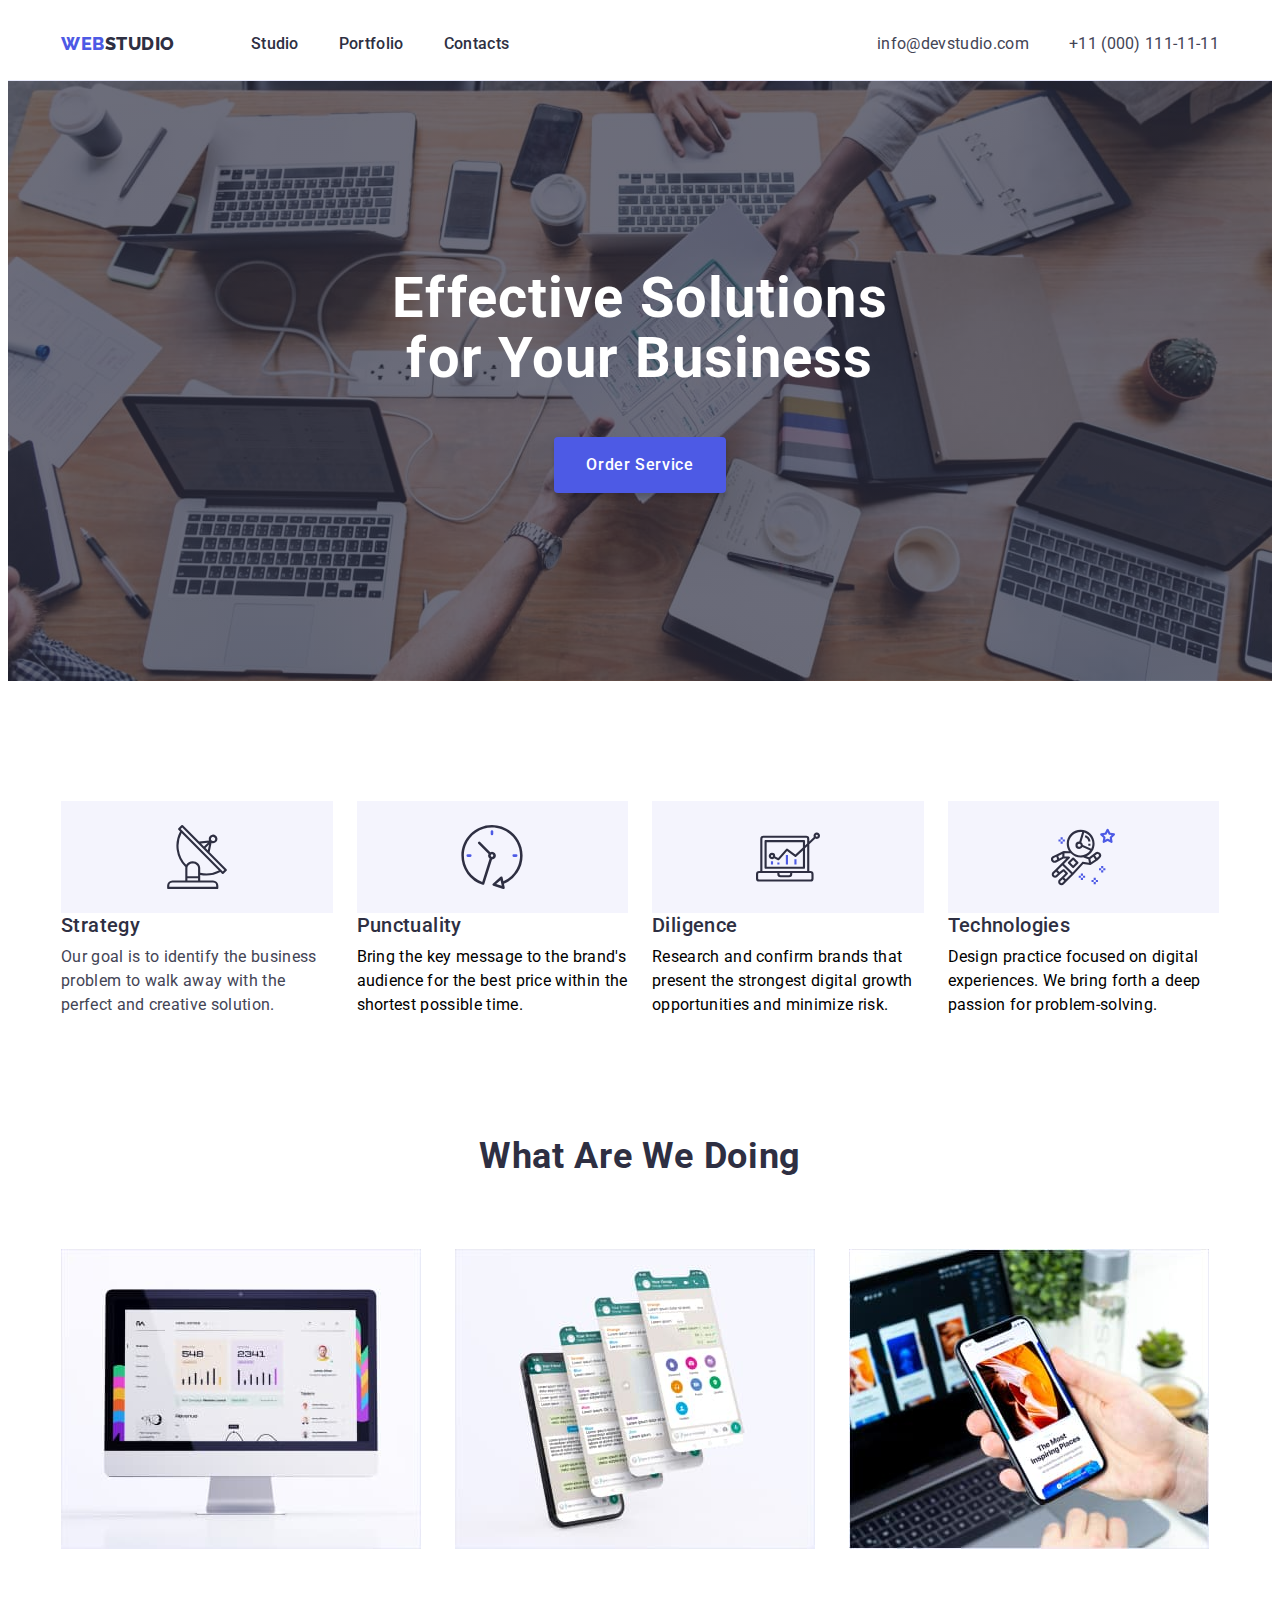
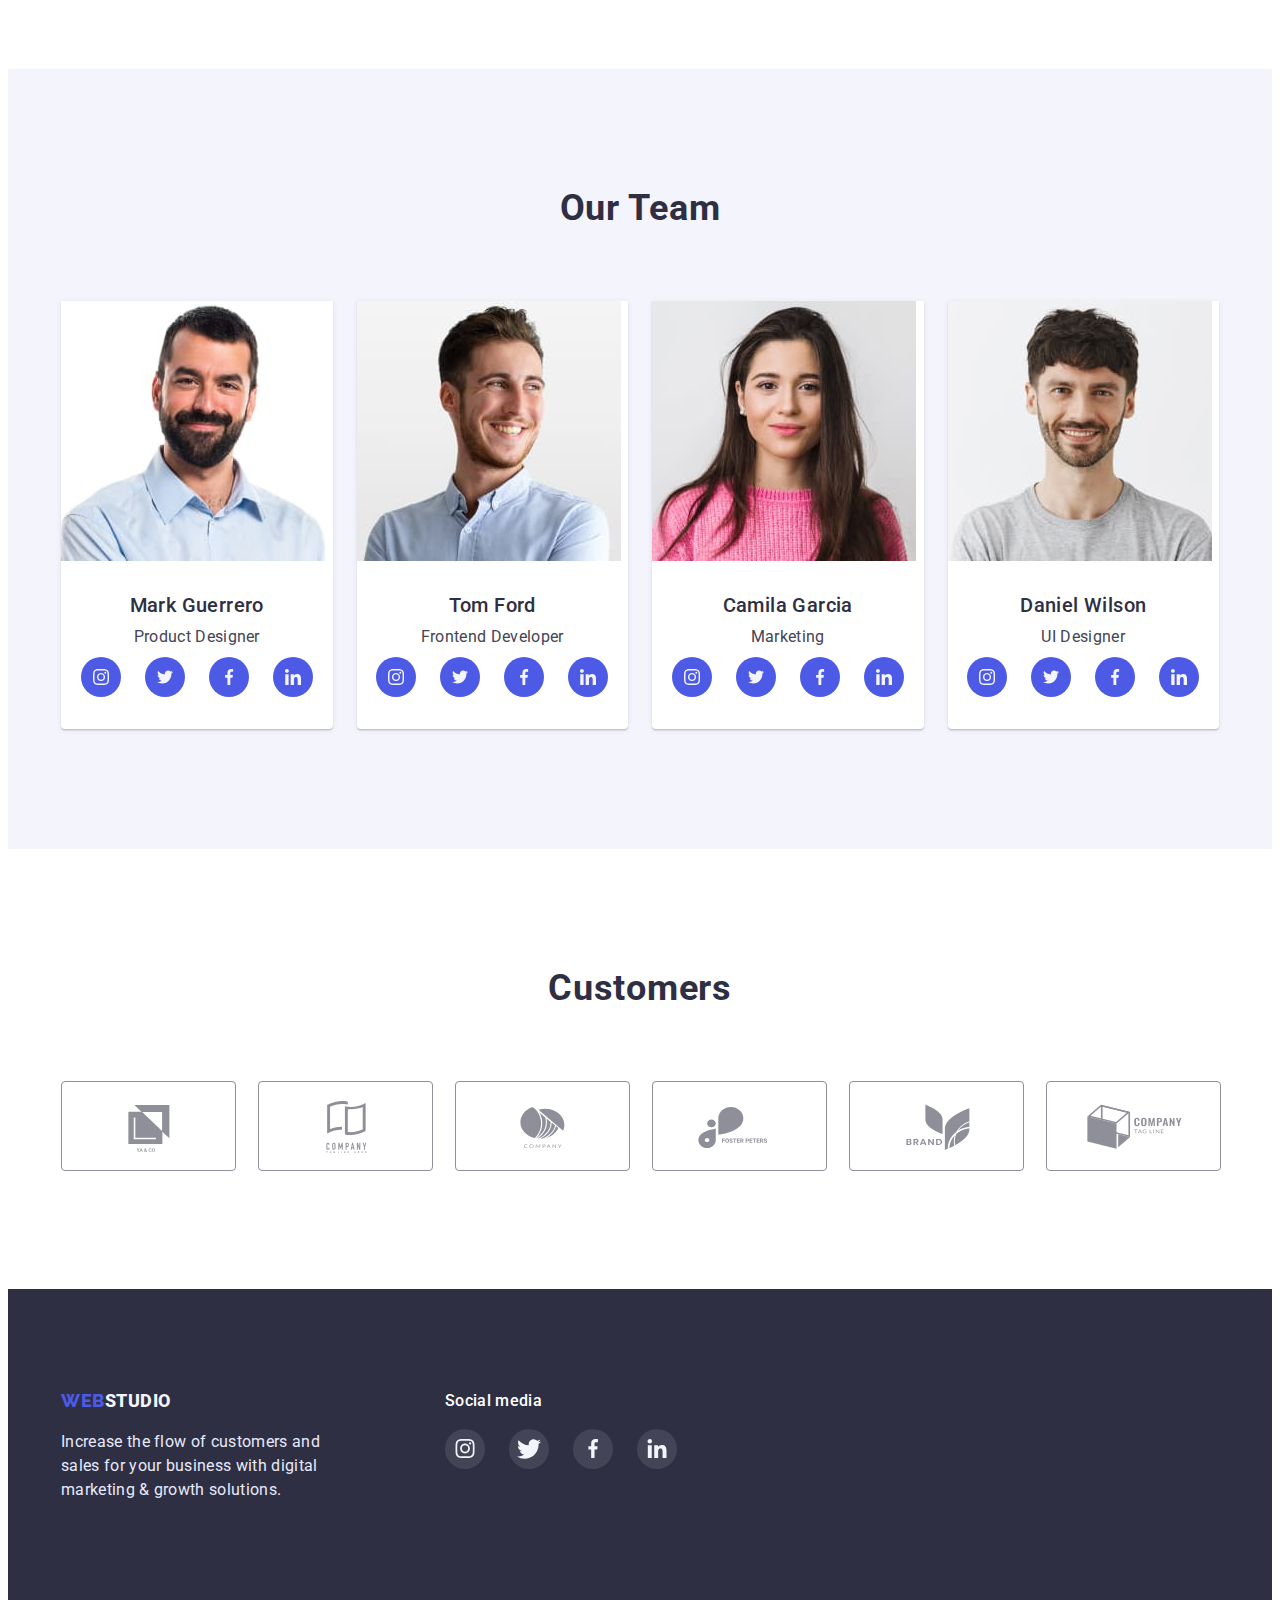
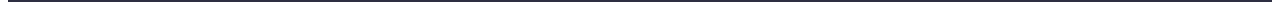
<file: index.html>
<!DOCTYPE html>
<html lang="en">
<head>
    <meta charset="UTF-8">
    <meta http-equiv="X-UA-Compatible" content="IE=edge">
    <meta name="viewport" content="width=device-width, initial-scale=1.0">
    <title>WebStudio</title>
    <link rel="preconnect" href="https://fonts.googleapis.com">
    <link rel="preconnect" href="https://fonts.gstatic.com" crossorigin>
    <link href="https://fonts.googleapis.com/css2?family=Raleway:wght@800&family=Roboto:wght@400;500;700;900&display=swap" rel="stylesheet">
    <link rel="stylesheet" href="https://cdnjs.cloudflare.com/ajax/libs/modern-normalize/1.1.0/modern-normalize.min.css" integrity="sha512-wpPYUAdjBVSE4KJnH1VR1HeZfpl1ub8YT/NKx4PuQ5NmX2tKuGu6U/JRp5y+Y8XG2tV+wKQpNHVUX03MfMFn9Q==" crossorigin="anonymous" referrerpolicy="no-referrer" />
    <link rel="stylesheet" href="./css/styles.css">
    
</head>
<body>
   <!-- ///////////      MAIN PAGE          ////////// -->
    <header class="header">
        
        <div class="container header-container">
            <nav class="header-navigation">
                <a class="header-nav-logo link" href="./index.html">  <span class="header-logo">Web</span>Studio </a>
                <ul class="header-list list">
                    <li class="header-item">
                        <a class="header-link link" href="./index.html">Studio</a></li>
                    <li class="header-item">
                        <a class="header-link link" href="./portfolio.html">Portfolio</a></li>
                    <li class="header-item">
                        <a class="header-link link" href="./index.html">Contacts</a></li>
                </ul>
            
            </nav>
            <address class="header-address">
                <ul class="header-address-list list address-container">
                    <li class="header-address-item">
                        <a class="header-address-link link" href="mailto:info@devstudio.com">info@devstudio.com</a></li>
                    <li class="header-address-item">
                        <a class="header-address-link link" href="tel:+110001111111">+11 (000) 111-11-11</a></li>
                </ul>
            </address>
        </div >
        
    
    </header>

   
    

    <!--section 2 main-->
    <main class="main">
     <!-- ///////////     H1+BTN        ////////// -->
        <section class="main-section">

            <div class="container">
                <h1 class="main-title">Effective Solutions for Your Business</h1>
                 
                <button class="main-btn" type="button">Order Service</button>
        </div >
        

    </section>
            
                
        
        
        
            <!-- ///////////      TECHNOLOGIES          ////////// -->
        
            
                <section class="technologies-section">
                    
                    <div class="container">
                        <h2 class="visually-hidden">Technologies</h2>
                        
                        <ul class="technologies-list list">
                            
                            <li class="technologies-items">
                                <h3 class="technologies-subtitle subtitle">Strategy</h3>
                                <p class="technologies-text textttt">Our goal is to identify the business
                                    problem to walk away with the perfect and creative solution. </p>
                            </li>
                            <li class="technologies-items">
                                <h3 class="technologies-subtitle subtitle">Punctuality</h3>
                                <p class="technologies-text">Bring the key message to the brand's audience for the best price within the shortest possible time.</p>
                            </li>
                            <li class="technologies-items">
                                <h3 class="technologies-subtitle subtitle">Diligence</h3>
                                <p class="technologies-text">Research and confirm brands that present the strongest digital growth opportunities and minimize risk.</p>
                            </li>
                            <li class="technologies-items">
                                <h3 class="technologies-subtitle subtitle">Technologies</h3>
                                <p class="technologies-text">Design practice focused on digital experiences. We bring forth a deep passion for problem-solving.</p>
                            </li>
                        </ul>
                    </div>
                </section>
                <!-- ///////////     DOING          ////////// -->
                <section class="doing-section">
                    <div class="container">
                        <h2 class="doing-subtitle">What are we doing</h2>
                        <ul class="doing-list list">
                            <li class="doing-items"><img class="doing-images" src="./images/img1.jpg" width="360" height="300" alt="Computer monitor"></li>
                            <li class="doing-items"><img class="doing-images" src="./images/img2.jpg" width="360" height="300" alt="Phone monitor"></li>
                            <li class="doing-items"><img class="doing-images" src="./images/img3.jpg" width="360" height="300" alt="Computer and Phone"></li>
                        </ul>
                    </div >
                </section>
            
                <!-- ///////////    TEAM          ////////// -->
                <section class="team-section">
                    <div class="container">
                        <h2 class="team-subtitle">Our Team</h2>
                        <ul class="team-list list">
                            <li class="team-items items"> <img class="team-images" src="./images/img4.jpg" width="264" height="260" alt="Mark Guerrero"> 
                                <div class="text-block">
                                    <h3 class="team-headline ">Mark Guerrero</h3>
                                    <p class="team-text textttt ">Product Designer</p>
                                    <ul class="team-soc-list list">
                                        <li class="team-soc-item">
                                            <a href="" class="team-soc-link link">
                                                <svg class="team-soc-icon" width="16" height="16"> 
                                                    <use href="./images/icons.svg#icon-instagram"></use>
                                                </svg>
                                            </a>
                                        </li>
                                        <li class="team-soc-item">
                                            <a href="" class="team-soc-link link">
                                                <svg class="team-soc-icon" width="16" height="16">
                                                    <use href="./images/icons.svg#icon-twitter"></use>
                                                </svg>      
                                            </a>
                                        </li>
                                        <li class="team-soc-item">
                                            <a href="" class="team-soc-link link">
                                                <svg class="team-soc-icon" width="16" height="16">
                                                    <use href="./images/icons.svg#icon-facebook"></use>
                                                </svg>
                                            </a>
                                        </li>
                                        <li class="team-soc-item">
                                            <a href="" class="team-soc-link link">
                                                <svg class="team-soc-icon" width="16" height="16">
                                                    <use href="./images/icons.svg#icon-linkedin"></use>
                                                </svg>
                                            </a>
                                        </li>
                                    </ul>
                                </div >
                            </li>
                            <li class="team-items items"><img class="team-images" src="./images/img5.jpg" width="264" height="260" alt="Tom Ford"> 
                                <div class="text-block">
                                    <h3 class="team-headline ">Tom Ford</h3>
                                    <p class="team-text textttt ">Frontend Developer</p>
                                    <ul class="team-soc-list list">
                                        <li class="team-soc-item">
                                            <a href="" class="team-soc-link link">
                                                <svg class="team-soc-icon" width="16" height="16"> 
                                                    <use href="./images/icons.svg#icon-instagram"></use>
                                                </svg>
                                            </a>
                                        </li>
                                        <li class="team-soc-item">
                                            <a href="" class="team-soc-link link">
                                                <svg class="team-soc-icon" width="16" height="16">
                                                    <use href="./images/icons.svg#icon-twitter"></use>
                                                </svg>      
                                            </a>
                                        </li>
                                        <li class="team-soc-item">
                                            <a href="" class="team-soc-link link">
                                                <svg class="team-soc-icon" width="16" height="16">
                                                    <use href="./images/icons.svg#icon-facebook"></use>
                                                </svg>
                                            </a>
                                        </li>
                                        <li class="team-soc-item">
                                            <a href="" class="team-soc-link link">
                                                <svg class="team-soc-icon" width="16" height="16">
                                                    <use href="./images/icons.svg#icon-linkedin"></use>
                                                </svg>
                                            </a>
                                        </li>
                                    </ul>
                                </div >
                            </li>
                            <li class="team-items items"><img class="team-images" src="./images/img6.jpg" width="264" height="260" alt="Camila Garcia"> 
                                <div class="text-block">
                                    <h3 class="team-headline ">Camila Garcia</h3>
                                    <p class="team-text textttt ">Marketing</p>
                                    <ul class="team-soc-list list">
                                        <li class="team-soc-item">
                                            <a href="" class="team-soc-link link">
                                                <svg class="team-soc-icon" width="16" height="16"> 
                                                    <use href="./images/icons.svg#icon-instagram"></use>
                                                </svg>
                                            </a>
                                        </li>
                                        <li class="team-soc-item">
                                            <a href="" class="team-soc-link link">
                                                <svg class="team-soc-icon" width="16" height="16">
                                                    <use href="./images/icons.svg#icon-twitter"></use>
                                                </svg>      
                                            </a>
                                        </li>
                                        <li class="team-soc-item">
                                            <a href="" class="team-soc-link link">
                                                <svg class="team-soc-icon" width="16" height="16">
                                                    <use href="./images/icons.svg#icon-facebook"></use>
                                                </svg>
                                            </a>
                                        </li>
                                        <li class="team-soc-item">
                                            <a href="" class="team-soc-link link">
                                                <svg class="team-soc-icon" width="16" height="16">
                                                    <use href="./images/icons.svg#icon-linkedin"></use>
                                                </svg>
                                            </a>
                                        </li>
                                    </ul>
                                </div >
                            </li>
                            <li class="team-items items"><img class="team-images" src="./images/img7.jpg" width="264" height="260" alt="Daniel Wilson"> 
                                <div class="text-block">
                                    <h3 class="team-headline ">Daniel Wilson</h3>
                                    <p  class="team-text textttt ">UI Designer</p>
                                    <ul class="team-soc-list list">
                                        <li class="team-soc-item">
                                            <a href="" class="team-soc-link link">
                                                <svg class="team-soc-icon" width="16" height="16"> 
                                                    <use href="./images/icons.svg#icon-instagram"></use>
                                                </svg>
                                            </a>
                                        </li>
                                        <li class="team-soc-item">
                                            <a href="" class="team-soc-link link">
                                                <svg class="team-soc-icon" width="16" height="16">
                                                    <use href="./images/icons.svg#icon-twitter"></use>
                                                </svg>      
                                            </a>
                                        </li>
                                        <li class="team-soc-item">
                                            <a href="" class="team-soc-link link">
                                                <svg class="team-soc-icon" width="16" height="16">
                                                    <use href="./images/icons.svg#icon-facebook"></use>
                                                </svg>
                                            </a>
                                        </li>
                                        <li class="team-soc-item">
                                            <a href="" class="team-soc-link link">
                                                <svg class="team-soc-icon" width="16" height="16">
                                                    <use href="./images/icons.svg#icon-linkedin"></use>
                                                </svg>
                                            </a>
                                        </li>
                                    </ul>
                                </div >
                            </li>
                        </ul>

                    </div >
                </section>
                <section class="customers">
                        <div class="container">
                            <h2 class="customers-subtitle">Customers</h2>
                          <ul class="customers-list list">
                            <li class="customers-item">
                                <a href="" class="customers-link">
                                    <svg class="customers-icon" width="104" height="56">
                                        <use href="./images/icons.svg#icon-Logo"></use>
                                    </svg>
                                </a>
                            </li>
                            <li class="customers-item">
                                <a href="" class="customers-link">
                                    <svg class="customers-icon" width="104" height="56">
                                        <use href="./images/icons.svg#icon-Logo-1"></use>
                                    </svg>
                                </a>
                            </li>
                            <li class="customers-item">
                                <a href="" class="customers-link">
                                    <svg class="customers-icon" width="104" height="56">
                                        <use href="./images/icons.svg#icon-Logo-2"></use>
                                    </svg>
                                </a>
                            </li>
                            <li class="customers-item">
                                <a href="" class="customers-link">
                                    <svg class="customers-icon" width="104" height="56">
                                        <use href="./images/icons.svg#icon-Logo-3"></use>
                                    </svg>
                                </a>
                            </li>
                            <li class="customers-item">
                                <a href="" class="customers-link">
                                    <svg class="customers-icon" width="104" height="56">
                                        <use href="./images/icons.svg#icon-Logo-4"></use>
                                    </svg>
                                </a>
                            </li>
                            <li class="customers-item">
                                <a href="" class="customers-link">
                                    <svg class="customers-icon" width="104" height="56">
                                        <use href="./images/icons.svg#icon-Logo-5"></use>
                                    </svg>
                                </a>
                            </li>
                          </ul>  
                        </div>
                </section>
            
        </main>


       <!-- ///////////     FOOTER      ////////// -->
    
       
       <footer class="footer">
        <div class="container footer-container">
            <div class="footer-logo-container">
                <a class="footer-link link" href="./index.html"><span class="footer-logo">Web</span>Studio</a>
                <p class="footer-text textttt">
                    Increase the flow of customers and sales for your business with digital marketing & growth solutions.
                </p>
            </div>
            
            <!-- FOOTER SOCIAL MEDIA -->
            <div class="media-footer">
                <h3 class="media-subtitle">Social media</h3>
                <ul class="media-list list">
                    <li class="media-item">
                        <a href="" class="media-link link">
                            <svg class="media-icon" width="24" height="19"> 
                                <use href="./images/icons.svg#icon-instagram"></use>
                            </svg>
                        </a>
                    </li>
                    <li class="media-item">
                        <a href="" class="media-link link">
                            <svg class="media-icon" width="24" height="24">
                                <use href="./images/icons.svg#icon-twitter"></use>
                            </svg>      
                        </a>
                    </li>
                    <li class="media-item">
                        <a href="" class="media-link link">
                            <svg class="media-icon" width="24" height="19">
                                <use href="./images/icons.svg#icon-facebook"></use>
                            </svg>
                        </a>
                    </li>
                    <li class="media-item">
                        <a href="" class="media-link link">
                            <svg class="media-icon" width="24" height="19">
                                <use href="./images/icons.svg#icon-linkedin"></use>
                            </svg>
                        </a>
                    </li>
                </ul>

            </div>
        </div >
        </footer>        
        
           
            
       
   
    
    


</body>
</html>
</file>
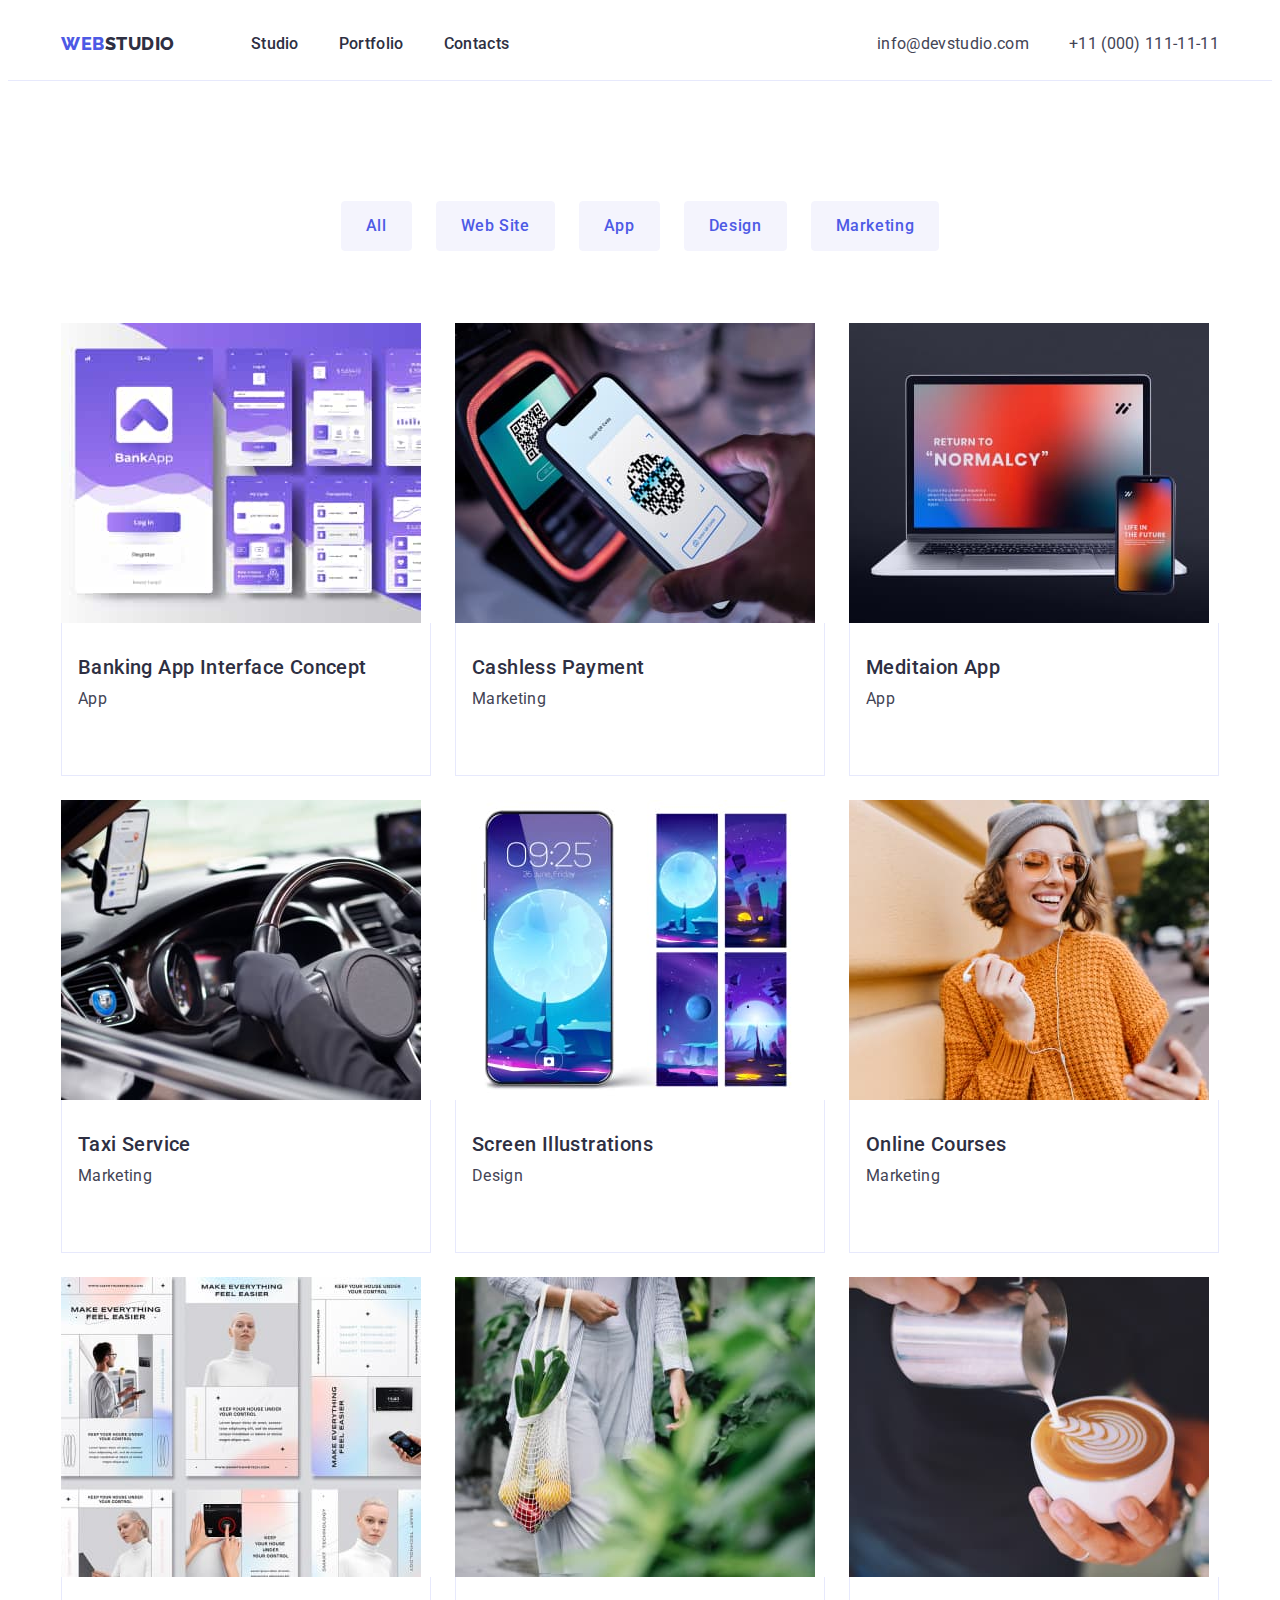
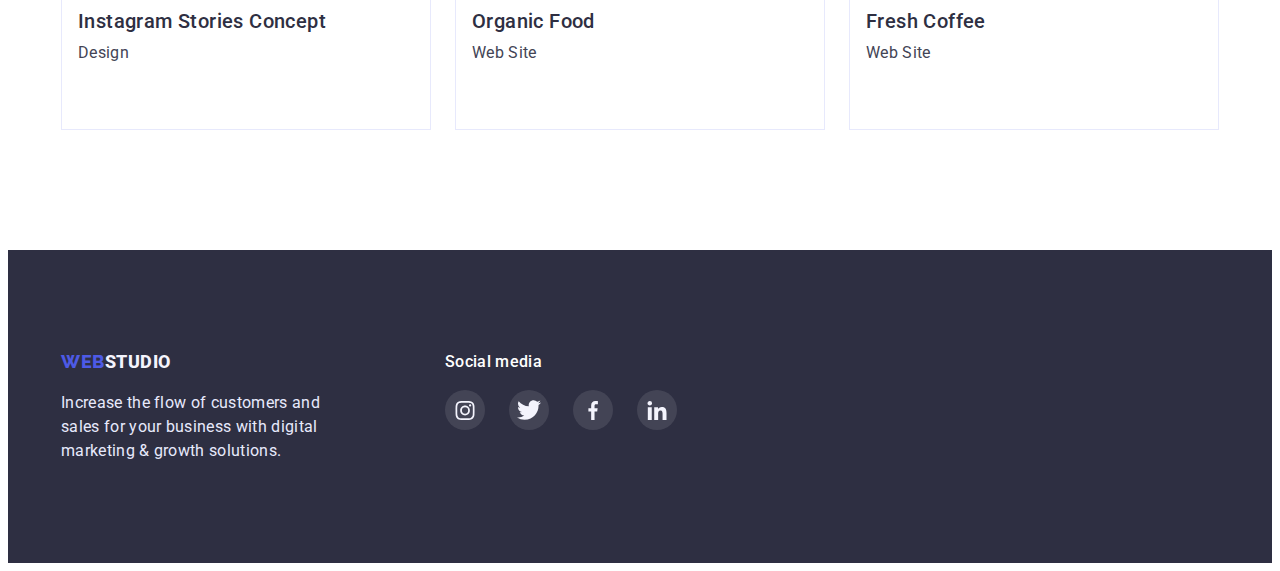
<file: portfolio.html>
<!DOCTYPE html>
<html lang="en">
<head>
    <meta charset="UTF-8">
    <meta http-equiv="X-UA-Compatible" content="IE=edge">
    <meta name="viewport" content="width=device-width, initial-scale=1.0">
    <link rel="stylesheet" href="./css/styles.css">
    <title>WebStudio</title>
    <link rel="preconnect" href="https://fonts.googleapis.com">
    <link rel="preconnect" href="https://fonts.gstatic.com" crossorigin>
    <link href="https://fonts.googleapis.com/css2?family=Raleway:wght@800&family=Roboto:wght@400;500;700;900&display=swap" rel="stylesheet">
</head>
<body>
   <!-- ///////////      MAIN PAGE          ////////// -->
   <header class="header">
        
    <div class="container header-container">
        <nav class="header-navigation">
            <a class="header-nav-logo link" href="./index.html">  <span class="header-logo">Web</span>Studio </a>
            <ul class="header-list list">
                <li class="header-item">
                    <a class="header-link link" href="./index.html">Studio</a></li>
                <li class="header-item">
                    <a class="header-link link" href="./portfolio.html">Portfolio</a></li>
                <li class="header-item">
                    <a class="header-link link" href="./index.html">Contacts</a></li>
            </ul>
        
        </nav>
        <address class="header-address">
            <ul class="header-address-list list address-container">
                <li class="header-address-item">
                    <a class="header-address-link link" href="mailto:info@devstudio.com">info@devstudio.com</a></li>
                <li class="header-address-item">
                    <a class="header-address-link link" href="tel:+110001111111">+11 (000) 111-11-11</a></li>
            </ul>
        </address>
    </div >
    

</header>

   
    

    <!--section 2 main-->
    <main class="main">
        <!--h1 section services-->
            
                <section class="main-section-services">
                    <div class="container">
                        <h1 class="visually-hidden">Services</h1>
                        <ul class="button-list list">
                            <li class="btn-items"><button class="button-items" type="button">All</button></li>
                            <li class="btn-items"><button class="button-items" type="button">Web Site</button></li>
                            <li class="btn-items"><button class="button-items" type="button">App</button></li>
                            <li class="btn-items"><button class="button-items" type="button">Design</button></li>
                            <li class="btn-items"><button class="button-items" type="button">Marketing</button></li>
                        </ul>
                    
            
                    <!-- section h2 types of services -->
                    
                        
                        <ul class="types-list list ">
                            <li class="types-items">
                                <a class="types-link link" href="">
                                    <img class="types-images" src="./images/banking1.jpg" width="360" alt="Banking App Interface Concept">
                                    <div class="types-text-block">
                                        <h2 class="types-subtitle subtitle">Banking App Interface Concept</h2>
                                        <p class="types-text textttt">App</p>
                                    </div >
                                </a>
                            </li>
                            <li class="types-items">
                                <a class="types-link link" href="">
                                    <img class="types-images" src="./images/CashlessPayment2.jpg" width="360" alt="Cashless Payment">
                                   <div class="types-text-block">
                                        <h2 class="types-subtitle subtitle">Cashless Payment</h2>
                                        <p class="types-text textttt">Marketing</p>
                                   </div >
                                </a>
                            </li>
                            <li class="types-items">
                                <a class="types-link link" href="">
                                    <img class="types-images" src="./images/MeditaionApp3.jpg" width="360" alt="Meditaion App">
                                   <div class="types-text-block">
                                        <h2 class="types-subtitle subtitle">Meditaion App</h2>
                                        <p class="types-text textttt">App</p>
                                   </div >
                                </a>
                            </li>
                            <li class="types-items">
                                <a class="types-link link" href="">
                                    <img class="types-images" src="./images/TaxiService4.jpg" width="360" alt="Taxi Service">
                                   <div class="types-text-block">
                                        <h2 class="types-subtitle subtitle">Taxi Service</h2>
                                        <p class="types-text textttt">Marketing</p>
                                   </div >
                                </a>
                            </li>
                            <li class="types-items">
                                <a class="types-link link" href="">
                                    <img class="types-images" src="./images/ScreenIllustration5.jpg" width="360" alt="Screen Illustrations">
                                   <div class="types-text-block">
                                        <h2 class="types-subtitle subtitle">Screen Illustrations</h2>
                                        <p class="types-text textttt">Design</p>
                                   </div >
                                </a>
                            </li>
                            <li class="types-items">
                                <a class="types-link link" href="">
                                    <img class="types-images" src="./images/OnlineCourses6.jpg" width="360" alt="Online Courses">
                                    <div class="types-text-block">
                                        <h2 class="types-subtitle subtitle">Online Courses</h2>
                                        <p class="types-text textttt">Marketing</p>
                                    </div >
                                </a>
                            </li>
                            <li class="types-items">
                                <a class="types-link link" href="">
                                    <img class="types-images" src="./images/InstagramStoriesConcept7.jpg" width="360" alt="Instagram Stories Concept">
                                    <div class="types-text-block">
                                        <h2 class="types-subtitle subtitle">Instagram Stories Concept</h2>
                                        <p class="types-text textttt">Design</p>
                                    </div >
                                </a>
                            </li>
                            <li class="types-items">
                                <a class="types-link link" href="">
                                    <img class="types-images" src="./images/OrganicFood8.jpg" width="360" alt="Organic Food">
                                    <div class="types-text-block">
                                        <h2 class="types-subtitle subtitle">Organic Food</h2>
                                        <p class="types-text textttt">Web Site</p>
                                    </div >
                                </a>
                            </li>
                            <li class="types-items">
                                <a class="types-link link" href="">
                                    <img class="types-images" src="./images/FreshCoffee9.jpg" width="360" alt="Fresh Coffee">
                                    <div class="types-text-block">
                                        <h2 class="types-subtitle subtitle">Fresh Coffee</h2>
                                        <p class="types-text textttt">Web Site</p>
                                    </div >
                                </a>
                            </li>
                            
                        </ul>
                    </div >
                </section>
            
            
    
        </main>
    
                
            
    
    


        <!-- ///////////      FOOTER          ////////// -->
    
        <footer class="footer">
            <div class="container footer-container">
                <div class="footer-logo-container">
                    <a class="footer-link link" href="./index.html"><span class="footer-logo">Web</span>Studio</a>
                    <p class="footer-text textttt">
                        Increase the flow of customers and sales for your business with digital marketing & growth solutions.
                    </p>
                </div>
                
                <!-- FOOTER SOCIAL MEDIA -->
                <div class="media-footer">
                    <h3 class="media-subtitle">Social media</h3>
                    <ul class="media-list list">
                        <li class="media-item">
                            <a href="" class="media-link link">
                                <svg class="media-icon" width="24" height="19"> 
                                    <use href="./images/icons.svg#icon-instagram"></use>
                                </svg>
                            </a>
                        </li>
                        <li class="media-item">
                            <a href="" class="media-link link">
                                <svg class="media-icon" width="24" height="24">
                                    <use href="./images/icons.svg#icon-twitter"></use>
                                </svg>      
                            </a>
                        </li>
                        <li class="media-item">
                            <a href="" class="media-link link">
                                <svg class="media-icon" width="24" height="19">
                                    <use href="./images/icons.svg#icon-facebook"></use>
                                </svg>
                            </a>
                        </li>
                        <li class="media-item">
                            <a href="" class="media-link link">
                                <svg class="media-icon" width="24" height="19">
                                    <use href="./images/icons.svg#icon-linkedin"></use>
                                </svg>
                            </a>
                        </li>
                    </ul>
    
                </div>
            </div >
            </footer>     
    
    


</body>
</html>
</file>
<file: css/styles.css>
:root {
  --main-color-title: #2e2f42;
  --main-color-text: #434455;
  --adress-link-color: #404bbf;
  --logo-color-braun: #4d5ae5;
  --bg-white-color: #ffffff;
  --ashen-color: #f4f4fd;
  --gray-color: #e7e9fc;
  --linear-gradient: linear-gradient(
    rgba(46, 47, 66, 0.7),
    rgba(46, 47, 66, 0.7)
  );
}

p,
h1,
h2,
h3,
h4,
h5,
h6 {
  margin: 0;
}

ul {
  margin: 0;
  padding-left: 0;
}

body {
  font-family: "Roboto", sans-serif;
  background-color: var(--bg-white-color);
  font-size: 16px;
  line-height: 1.5;
  letter-spacing: 0.02em;
}

.container {
  width: 100%;
  max-width: 1158px;
  padding-left: 15px;
  padding-right: 15px;
  margin: 0 auto;
  /* outline: 2px solid red; */
}

.link {
  text-decoration: none;
}

.list {
  list-style: none;
}

.textttt {
  color: var(--main-color-text);
}
/* --------------------HEADER ---------------------*/
.header {
  border-bottom: 1px solid var(--gray-color);
}

.header-container {
  display: flex;
}

.text-aligt-centr {
  text-align: center;
  padding-top: 24px;
}

.subtitle {
  font-weight: 500;
  font-size: 20px;
  line-height: 1.2;
  letter-spacing: 0.02em;
  color: var(--main-color-title);
}

.header-navigation {
  display: flex;
  margin-right: auto;
}
.header-nav-logo {
  display: block;
  padding-top: 24px;
  padding-bottom: 24px;
  margin-right: 76px;

  font-family: "Raleway", sans-serif;
  text-transform: uppercase;
  font-weight: 800;
  font-size: 18px;
  line-height: 1.33;
  letter-spacing: 0.03em;
  color: var(--main-color-title);
}
.header-logo {
  color: var(--logo-color-braun);
}

.header-list {
  display: flex;
  gap: 40px;
}
.header-item {
}
.header-link {
  display: block;
  padding-top: 24px;
  padding-bottom: 24px;

  font-weight: 500;
  font-size: 16px;
  line-height: 1.5;
  letter-spacing: 0.02em;
  color: var(--main-color-title);
}

.header-link:is(:hover, :focus) {
  color: var(--adress-link-color);
}

.header-address {
  font-style: normal;
}
.address-container {
  display: flex;
}
.header-address-list {
  gap: 40px;
}
.header-address-item {
}
.header-address-link {
  display: block;
  padding-top: 24px;
  padding-bottom: 24px;

  font-size: 16px;
  line-height: 1.5;
  letter-spacing: 0.02em;
  color: var(--main-color-text);
  font-style: normal;
}

.header-address-link:is(:hover, :focus) {
  color: var(--adress-link-color);
}

/* ------------------MAIN--------------------- */

.main {
  background-color: var(--bg-white-color);
}
.main-section {
  background-color: var(--main-color-title);
  background-image: var(--linear-gradient), url(../images/hero-bg.jpg);
  max-width: 1440px;
  margin: 0 auto;
  background-repeat: no-repeat;
  background-position: center;
  background-size: cover;

  padding-top: 188px;
  padding-bottom: 188px;
}
.main-title {
  margin-right: auto;
  margin-left: auto;
  width: 496px;
  margin-bottom: 48px;

  font-weight: 700;
  text-align: center;
  font-size: 56px;
  line-height: 1.07;
  letter-spacing: 0.02em;
  color: var(--bg-white-color);
}

.main-btn {
  display: block;
  margin: 0 auto;
  padding: 16px 32px;
  border-radius: 4px;
  border: 1px;

  box-shadow: 0px 4px 4px rgba(0, 0, 0, 0.15);

  cursor: pointer;
  background-color: var(--logo-color-braun);
  font-family: inherit;
  font-weight: 500;
  font-size: 16px;
  line-height: 1.5;
  letter-spacing: 0.04em;
  color: var(--bg-white-color);
}

.main-btn:is(:hover, :focus) {
  background-color: var(--adress-link-color);
}

/* ---------------------TECHNOLOGIES---------------------- */

.technologies-section {
  padding-top: 120px;
  padding-bottom: 120px;
}

.visually-hidden {
  position: absolute;
  width: 1px;
  height: 1px;
  margin: -1px;
  border: 0;
  padding: 0;
  white-space: nowrap;
  clip-path: inset(100%);
  clip: rect(0 0 0 0);
  overflow: hidden;
}

.technologies-list {
  display: flex;
  gap: 24px;
}
.technologies-items {
  width: calc((100% - 72px) / 4);
}

.technologies-items::before {
  content: "";
  display: block;
  height: 112px;
  /* outline: 2px solid red; */
  background-color: var(--ashen-color);
  /* background-size: contain; */
  background-repeat: no-repeat;
  background-position: center;
}

.technologies-items:nth-child(1)::before {
  background-image: url(../images/Vector.svg);
}
.technologies-items:nth-child(2)::before {
  background-image: url(../images/clock.svg);
}
.technologies-items:nth-child(3)::before {
  background-image: url(../images/diagram.svg);
}
.technologies-items:nth-child(4)::before {
  background-image: url(../images/astronaut.svg);
}

.technologies-subtitle {
  padding-bottom: 8px;
}

/* ------------------DOING---------------------- */

.doing-section {
  padding-bottom: 120px;
}
.doing-subtitle {
  text-align: center;
  text-transform: capitalize;
  font-size: 36px;
  line-height: 1.11;
  letter-spacing: 0.02em;
  color: var(--main-color-title);
  margin-bottom: 72px;
}
.doing-list {
  display: flex;
  justify-content: space-between;
}
.doing-images {
  display: block;
  max-width: 100%;
  height: auto;
}

.doing-items {
  width: calc((100% - 48px) / 3);
}
.doing-images {
}

/*---------------------------TEAM----------------------- */

.team-section {
  background-color: var(--ashen-color);
  padding-top: 120px;
  padding-bottom: 120px;
}
.team-subtitle {
  text-align: center;
  font-size: 36px;
  line-height: 1.11;
  letter-spacing: 0.02em;
  color: var(--main-color-title);
  margin-bottom: 72px;
}

.team-list {
  display: flex;
  justify-content: space-between;
}

.team-items {
  border-radius: 0px 0px 4px 4px;
  width: calc((100% - 72px) / 4);
}
.items {
  background-color: var(--bg-white-color);
  box-shadow: 0px 1px 6px rgba(46, 47, 66, 0.08), 0px 1px 1px rgba(46, 47, 66, 0.16), 0px 2px 1px rgba(46, 47, 66, 0.08);
}
.team-images {
  display: block;
  max-width: 100%;
  height: auto;
}

.text-block {
  text-align: center;
  padding: 32px 16px;
}
.team-headline {
  margin-bottom: 8px;
  font-weight: 500;
  font-size: 20px;
  line-height: 1.2;
  letter-spacing: 0.02em;
  color: var(--main-color-title);
}
.team-text {
  margin-bottom: 8px;
}

/* ----------------SOCIAL LIST------------- */
.team-soc-list {
  display: flex;
  justify-content: center;
  gap: 24px;
}

.team-soc-item {
  width: 40px;
  height: 40px;
}
.team-soc-link {
  fill: var(--ashen-color);
}
.team-soc-link {
  width: 100%;
  height: 100%;
  border-radius: 50%;
  background-color: var(--logo-color-braun);
  display: flex;
  justify-content: center;
  align-items: center;
}

.team-soc-link:is(:hover, :focus) {
  background-color: var(--adress-link-color);
}

/* -----------------------CUSTOMERS LIST------------------- */

.customers {
  padding-top: 120px;
  padding-bottom: 120px;
}
.customers-subtitle {
  padding-bottom: 72px;

  font-size: 36px;
  line-height: 1.11;
  text-align: center;
  letter-spacing: 0.02em;
  color: var(--main-color-title);
}
.customers-list {
  display: flex;
  gap: 24px;
}
.customers-item {
  width: calc((100% - 120px) / 6);
  height: 88px;
}
.customers-link {
  width: 100%;
  height: 100%;
  border: 1px solid #8e8f99;
  border-radius: 4px;
  display: flex;
  justify-content: center;
  align-items: center;
  color: #8e8f99;
}

.customers-link:is(:hover, :focus) {
  border-color: var(--adress-link-color);
  color: var(--adress-link-color);
}

.customers-icon {
  fill: currentColor;
}

/* --------------FOOTER-------------- */

.footer {
  padding-top: 100px;
  padding-bottom: 100px;

  background-color: var(--main-color-title);
}
.footer-container {
  display: flex;
}

.footer-link {
  text-transform: uppercase;
  font-weight: 800;
  font-size: 18px;
  line-height: 1.33;
  letter-spacing: 0.03em;
  color: var(--ashen-color);
  margin-top: 100px;
  margin-bottom: 16px;
}

.footer-logo {
  font-family: "Raleway", sans-serif;
  font-style: normal;
  font-weight: 800;
  font-size: 18px;
  line-height: 1.33;
  letter-spacing: 0.03em;
  font-style: normal;
  color: var(--logo-color-braun);
}
.footer-text {
  max-width: 264px;
  color: var(--gray-color);
  margin-top: 16px;
}

/* ----------------------FOOTER SOCIAL MEDIA----------------------------- */
.media-footer {
  margin-left: 120px;
}
.media-subtitle {
  font-weight: 500;
  font-size: 16px;
  line-height: 1.5;
  letter-spacing: 0.02em;
  color: var(--bg-white-color);
  
  padding-bottom: 16px;
}

.media-list {
  display: flex;
  display: flex;
  justify-content: center;
  gap: 24px;
}

.media-item {
  width: 40px;
  height: 40px;
}
.media-link {
  fill: var(--ashen-color);
  width: 100%;
  height: 100%;
  border-radius: 50%;
  background-color: rgba(255, 255, 255, 0.1);
  display: flex;
  justify-content: center;
  align-items: center;
}
.media-link:is(:hover, :focus) {
  background-color:#31D0AA;
}
/* ---------------------------PORTFOLIO--------------------------- */

.main {
  background-color: var(--bg-white-color);
}
.main-section-services {
  padding-top: 120px;
  padding-bottom: 120px;
}

.button-list {
  justify-content: center;
  display: flex;
  margin-bottom: 72px;
  gap: 24px;
}

.btn-items {
}

.button-items {
  padding: 12px 24px;
  border-radius: 4px;
  border: 1px solid var(--ashen-color);

  font-family: inherit;
  background-color: var(--ashen-color);
  color: var(--logo-color-braun);
  font-weight: 500;
  font-size: 16px;
  line-height: 1.5;
  letter-spacing: 0.04em;
  cursor: pointer;


}

.button-items:is(:hover, :focus) {
  background-color: var(--logo-color-braun);
  color: var(--bg-white-color);
  border-color: transparent;
  box-shadow: 0px 3px 1px rgba(0, 0, 0, 0.1), 0px 2px 1px rgba(0, 0, 0, 0.08), 0px 2px 2px rgba(0, 0, 0, 0.12);
}

.types-section {
}
.types-list {
  display: flex;
  flex-wrap: wrap;
  gap: 24px;
}
.types-items {
  width: calc((100% - 48px) / 3);
}
.types-link {

}
.types-link:is(:hover, :focus) {
  box-shadow: 0px 1px 6px rgba(46, 47, 66, 0.08), 0px 1px 1px rgba(46, 47, 66, 0.16), 0px 2px 1px rgba(46, 47, 66, 0.08);
}

.types-images {
  display: block;
  max-width: 100%;
  height: auto;
}


.types-text-block {
  border-right: 1px solid #e7e9fc;
  border-left: 1px solid #e7e9fc;
  border-bottom: 1px solid #e7e9fc;
  padding-top: 32px;
  padding-left: 16px;
  padding-bottom: 64px;
}
.types-subtitle {
  margin-bottom: 8px;
}
.types-text {
  font-weight: 400;
  font-size: 16px;
  line-height: 1.5;
}
</file>
